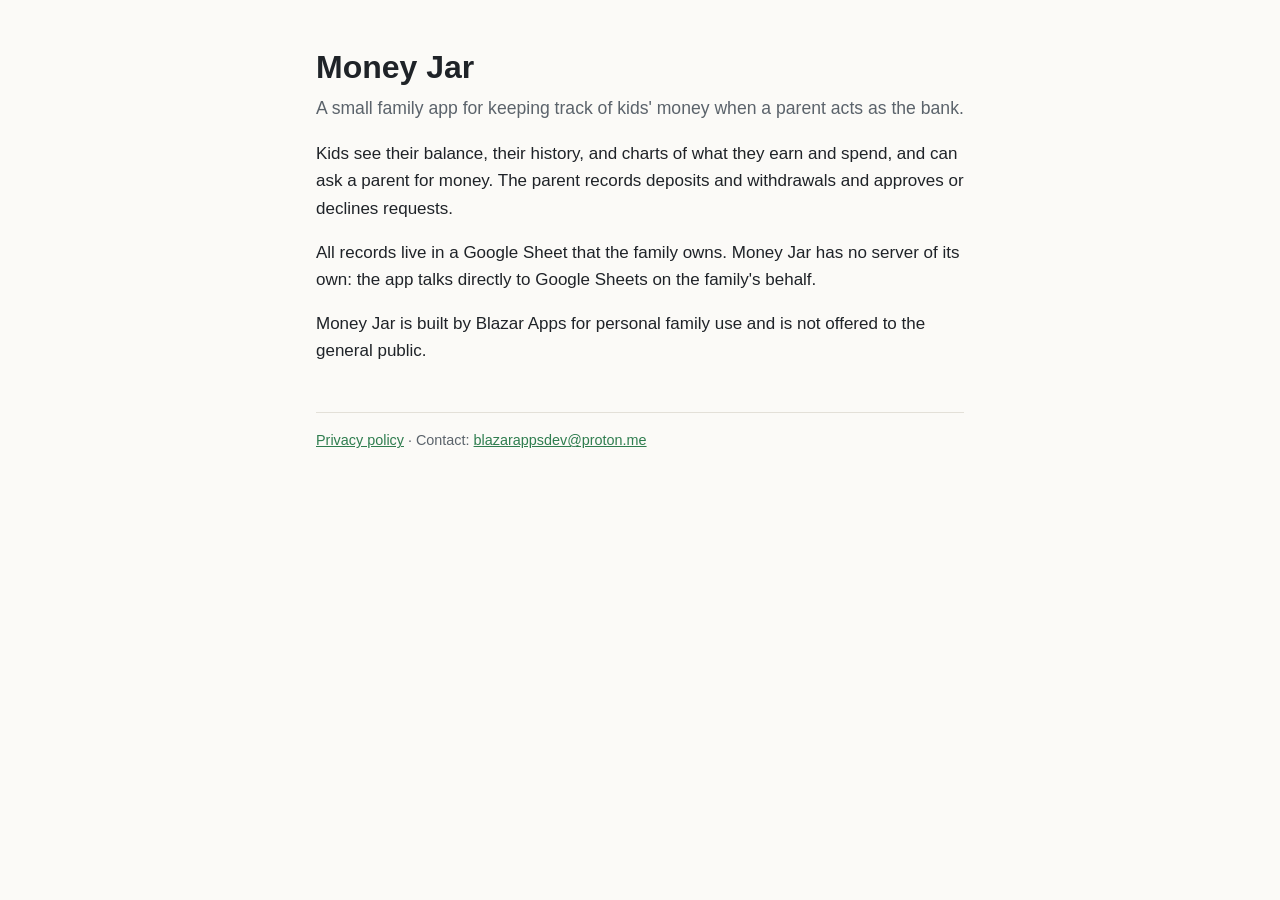
<file: index.html>
<!doctype html>
<html lang="en">
<head>
<meta charset="utf-8">
<meta name="viewport" content="width=device-width, initial-scale=1">
<title>Money Jar</title>
<meta name="description" content="Money Jar is a private family app for tracking kids' allowance and spending.">
<link rel="stylesheet" href="style.css">
</head>
<body>
<main>
  <h1>Money Jar</h1>
  <p class="lede">A small family app for keeping track of kids' money when a parent acts as the bank.</p>

  <p>Kids see their balance, their history, and charts of what they earn and spend, and can
  ask a parent for money. The parent records deposits and withdrawals and approves or
  declines requests.</p>

  <p>All records live in a Google Sheet that the family owns. Money Jar has no server
  of its own: the app talks directly to Google Sheets on the family's behalf.</p>

  <p>Money Jar is built by Blazar Apps for personal family use and is not offered to the
  general public.</p>

  <footer>
    <a href="privacy.html">Privacy policy</a> ·
    Contact: <a href="mailto:blazarappsdev@proton.me">blazarappsdev@proton.me</a>
  </footer>
</main>
</body>
</html>
</file>
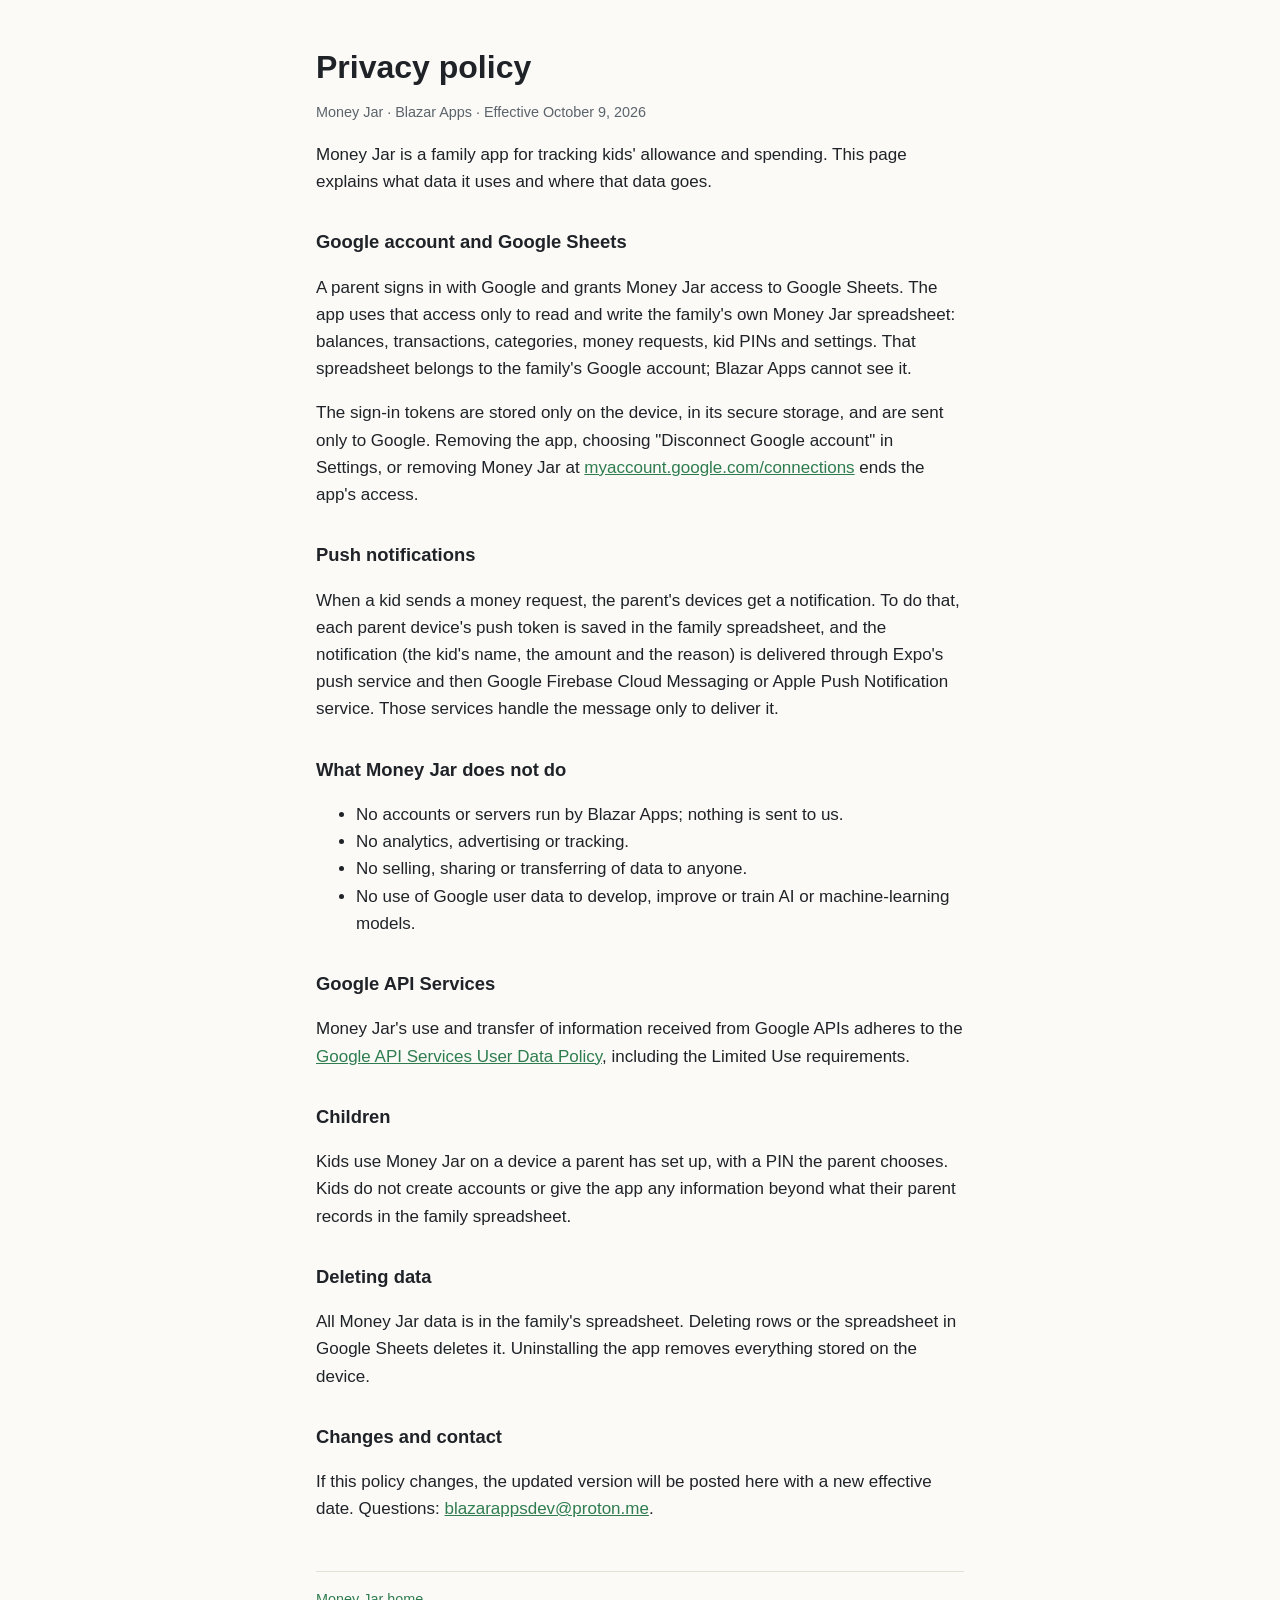
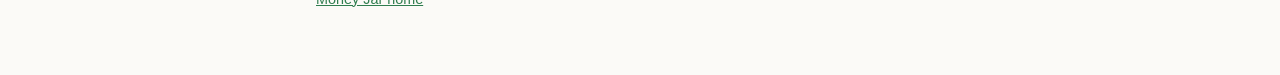
<file: privacy.html>
<!doctype html>
<html lang="en">
<head>
<meta charset="utf-8">
<meta name="viewport" content="width=device-width, initial-scale=1">
<title>Money Jar Privacy</title>
<meta name="description" content="How the Money Jar app handles your data.">
<link rel="stylesheet" href="style.css">
</head>
<body>
<main>
  <h1>Privacy policy</h1>
  <p class="meta">Money Jar · Blazar Apps · Effective October 9, 2026</p>

  <p>Money Jar is a family app for tracking kids' allowance and spending. This page
  explains what data it uses and where that data goes.</p>

  <h2>Google account and Google Sheets</h2>
  <p>A parent signs in with Google and grants Money Jar access to Google Sheets. The app
  uses that access only to read and write the family's own Money Jar spreadsheet:
  balances, transactions, categories, money requests, kid PINs and settings. That
  spreadsheet belongs to the family's Google account; Blazar Apps cannot see it.</p>
  <p>The sign-in tokens are stored only on the device, in its secure storage, and are
  sent only to Google. Removing the app, choosing "Disconnect Google account" in
  Settings, or removing Money Jar at
  <a href="https://myaccount.google.com/connections">myaccount.google.com/connections</a>
  ends the app's access.</p>

  <h2>Push notifications</h2>
  <p>When a kid sends a money request, the parent's devices get a notification. To do
  that, each parent device's push token is saved in the family spreadsheet, and the
  notification (the kid's name, the amount and the reason) is delivered through Expo's
  push service and then Google Firebase Cloud Messaging or Apple Push Notification
  service. Those services handle the message only to deliver it.</p>

  <h2>What Money Jar does not do</h2>
  <ul>
    <li>No accounts or servers run by Blazar Apps; nothing is sent to us.</li>
    <li>No analytics, advertising or tracking.</li>
    <li>No selling, sharing or transferring of data to anyone.</li>
    <li>No use of Google user data to develop, improve or train AI or machine-learning models.</li>
  </ul>

  <h2>Google API Services</h2>
  <p>Money Jar's use and transfer of information received from Google APIs adheres to the
  <a href="https://developers.google.com/terms/api-services-user-data-policy">Google API
  Services User Data Policy</a>, including the Limited Use requirements.</p>

  <h2>Children</h2>
  <p>Kids use Money Jar on a device a parent has set up, with a PIN the parent chooses.
  Kids do not create accounts or give the app any information beyond what their parent
  records in the family spreadsheet.</p>

  <h2>Deleting data</h2>
  <p>All Money Jar data is in the family's spreadsheet. Deleting rows or the spreadsheet
  in Google Sheets deletes it. Uninstalling the app removes everything stored on the
  device.</p>

  <h2>Changes and contact</h2>
  <p>If this policy changes, the updated version will be posted here with a new
  effective date. Questions: <a href="mailto:blazarappsdev@proton.me">blazarappsdev@proton.me</a>.</p>

  <footer><a href="index.html">Money Jar home</a></footer>
</main>
</body>
</html>
</file>
<file: style.css>
:root { --bg: #fbfaf7; --fg: #1f2328; --muted: #5b636b; --accent: #2f7d4f; --rule: #e3e0d8; }
@media (prefers-color-scheme: dark) {
  :root { --bg: #16181b; --fg: #e8e6e1; --muted: #a3a9b0; --accent: #6cc28f; --rule: #2c3036; }
}
* { box-sizing: border-box; }
body { margin: 0; background: var(--bg); color: var(--fg);
  font: 17px/1.6 -apple-system, BlinkMacSystemFont, "Segoe UI", Roboto, sans-serif; }
main { max-width: 680px; margin: 0 auto; padding: 48px 16px 64px; }
h1 { font-size: 2rem; line-height: 1.2; margin: 0 0 8px; }
h2 { font-size: 1.15rem; margin: 32px 0 8px; }
p, li { color: var(--fg); }
.lede { color: var(--muted); font-size: 1.1rem; margin-top: 0; }
.meta { color: var(--muted); font-size: 0.9rem; }
a { color: var(--accent); }
footer { margin-top: 48px; padding-top: 16px; border-top: 1px solid var(--rule);
  color: var(--muted); font-size: 0.9rem; }
</file>
